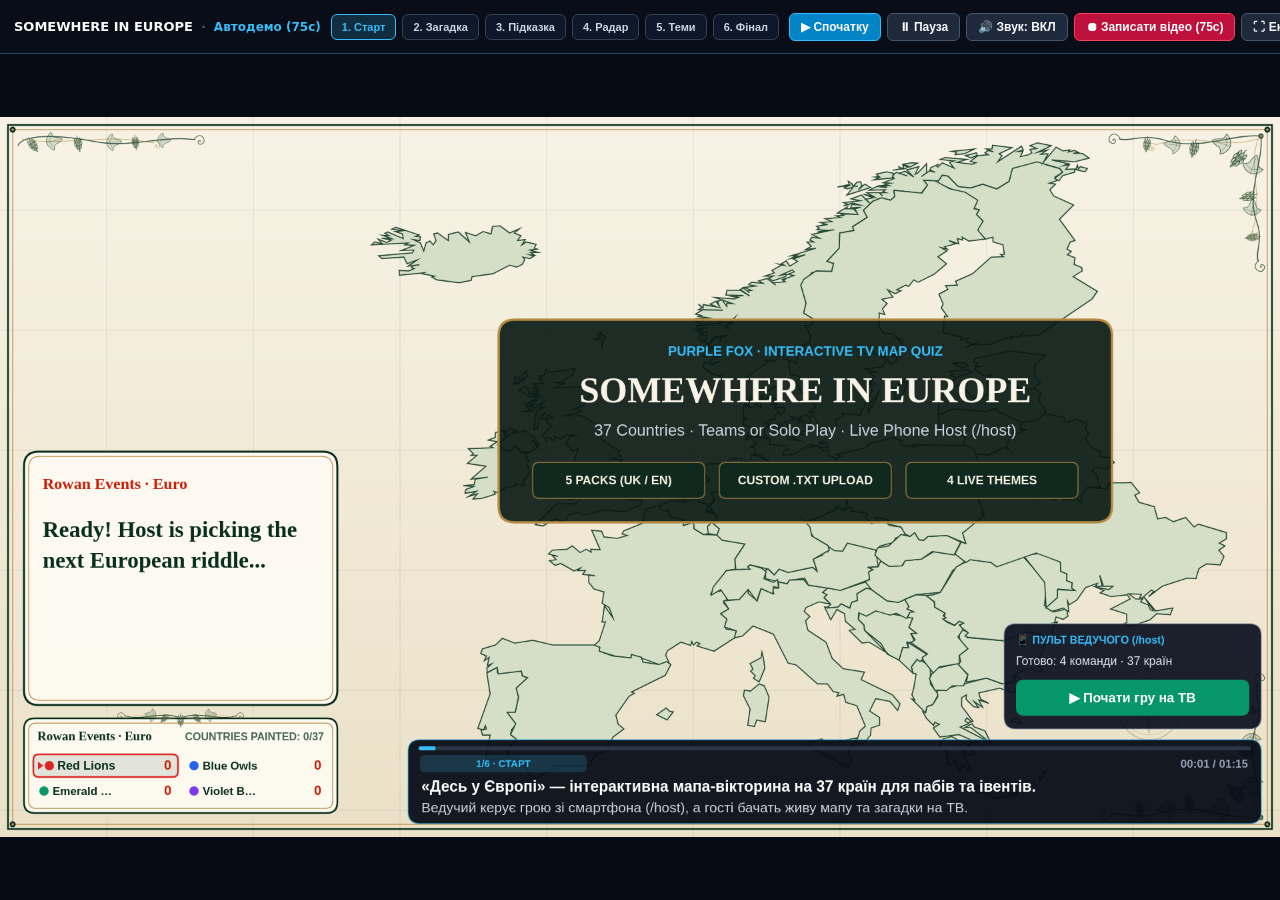
<file: public/demo.html>
<!DOCTYPE html>
<html lang="uk">
<head>
<meta charset="UTF-8">
<meta
name="viewport"
content="width=device-width, initial-scale=1.0"
>
<title>Somewhere in Europe — Автодемо (75с)</title>
<style>
* {
box-sizing: border-box;
margin: 0;
padding: 0;
}

html,
body {
width: 100%;
height: 100%;
overflow: hidden;
background: #060b14;
font-family:
system-ui, -apple-system, sans-serif;
color: #f8fafc;
user-select: none;
}

#demo-topbar {
position: fixed;
top: 0;
left: 0;
right: 0;
height: 54px;
background: rgba(9, 14, 24, 0.96);
border-bottom: 1px solid
rgba(56, 189, 248, 0.35);
display: flex;
align-items: center;
justify-content: space-between;
padding: 0 14px;
gap: 10px;
z-index: 40;
overflow-x: auto;
}

.demo-brand {
display: flex;
align-items: center;
gap: 8px;
font-weight: 800;
font-size: 13px;
color: #f8fafc;
white-space: nowrap;
flex-shrink: 0;
}

.demo-brand-sep {
color: #475569;
}

.demo-brand-sub {
color: #38bdf8;
font-weight: 600;
font-size: 12px;
}

.demo-steps,
.demo-controls {
display: flex;
align-items: center;
gap: 6px;
flex-wrap: nowrap;
flex-shrink: 0;
}

.demo-step-btn {
background: #0f172a;
color: #cbd5e1;
border: 1px solid #334155;
border-radius: 6px;
padding: 6px 10px;
font-size: 11px;
font-weight: 700;
cursor: pointer;
white-space: nowrap;
flex-shrink: 0;
transition:
background 0.16s ease,
border-color 0.16s ease,
color 0.16s ease;
}

.demo-step-btn:hover {
background: #1e293b;
color: #f8fafc;
border-color: #64748b;
}

.demo-step-btn.active {
background: rgba(56, 189, 248, 0.18);
color: #38bdf8;
border-color: #38bdf8;
}

.demo-btn {
background: #1e293b;
color: #f8fafc;
border: 1px solid #475569;
border-radius: 6px;
padding: 6px 11px;
font-size: 12px;
font-weight: 700;
cursor: pointer;
white-space: nowrap;
flex-shrink: 0;
font-variant-numeric: tabular-nums;
transition:
background 0.16s ease,
border-color 0.16s ease;
}

.demo-btn:hover {
background: #334155;
border-color: #94a3b8;
}

.demo-btn.primary {
background: #0284c7;
color: #f8fafc;
border-color: #38bdf8;
}

.demo-btn.primary:hover {
background: #0369a1;
}

.demo-btn.record {
background: #be123c;
color: #ffffff;
border-color: #f43f5e;
}

.demo-btn.record:hover {
background: #9f1239;
}

.demo-btn.record.recording {
background: #dc2626;
border-color: #fda4af;
box-shadow:
0 0 14px rgba(244, 63, 94, 0.72);
}

#game-canvas {
position: fixed;
top: 54px;
left: 0;
width: 100vw;
height: calc(100vh - 54px);
object-fit: contain;
display: block;
background: #060b14;
}

body.fullscreen-mode #demo-topbar {
background: rgba(9, 14, 24, 0.78);
}
</style>
</head>
<body>
<div id="demo-topbar">
<div class="demo-brand">
<span>SOMEWHERE IN EUROPE</span>
<span class="demo-brand-sep">·</span>
<span class="demo-brand-sub">
Автодемо (75с)
</span>
</div>

<div class="demo-steps">
<button
type="button"
class="demo-step-btn active"
data-jump="0"
>1. Старт</button>
<button
type="button"
class="demo-step-btn"
data-jump="8.5"
>2. Загадка</button>
<button
type="button"
class="demo-step-btn"
data-jump="22.5"
>3. Підказка</button>
<button
type="button"
class="demo-step-btn"
data-jump="36.5"
>4. Радар</button>
<button
type="button"
class="demo-step-btn"
data-jump="51.5"
>5. Теми</button>
<button
type="button"
class="demo-step-btn"
data-jump="64.5"
>6. Фінал</button>
</div>

<div class="demo-controls">
<button
id="demo-restart-btn"
type="button"
class="demo-btn primary"
>▶ Спочатку</button>
<button
id="demo-pause-btn"
type="button"
class="demo-btn"
>⏸ Пауза</button>
<button
id="demo-sound-btn"
type="button"
class="demo-btn"
>🔊 Звук: ВКЛ</button>
<button
id="demo-record-btn"
type="button"
class="demo-btn record"
>⏺ Записати відео (75с)</button>
<button
id="demo-fs-btn"
type="button"
class="demo-btn"
>⛶ Екран</button>
</div>
</div>

<canvas
id="game-canvas"
width="1920"
height="1080"
></canvas>

<script src="europe-map.js"></script>
<script src="i18n-client.js"></script>
<script src="renderer.js"></script>
<script src="demo.js"></script>
</body>
</html>
</file>
